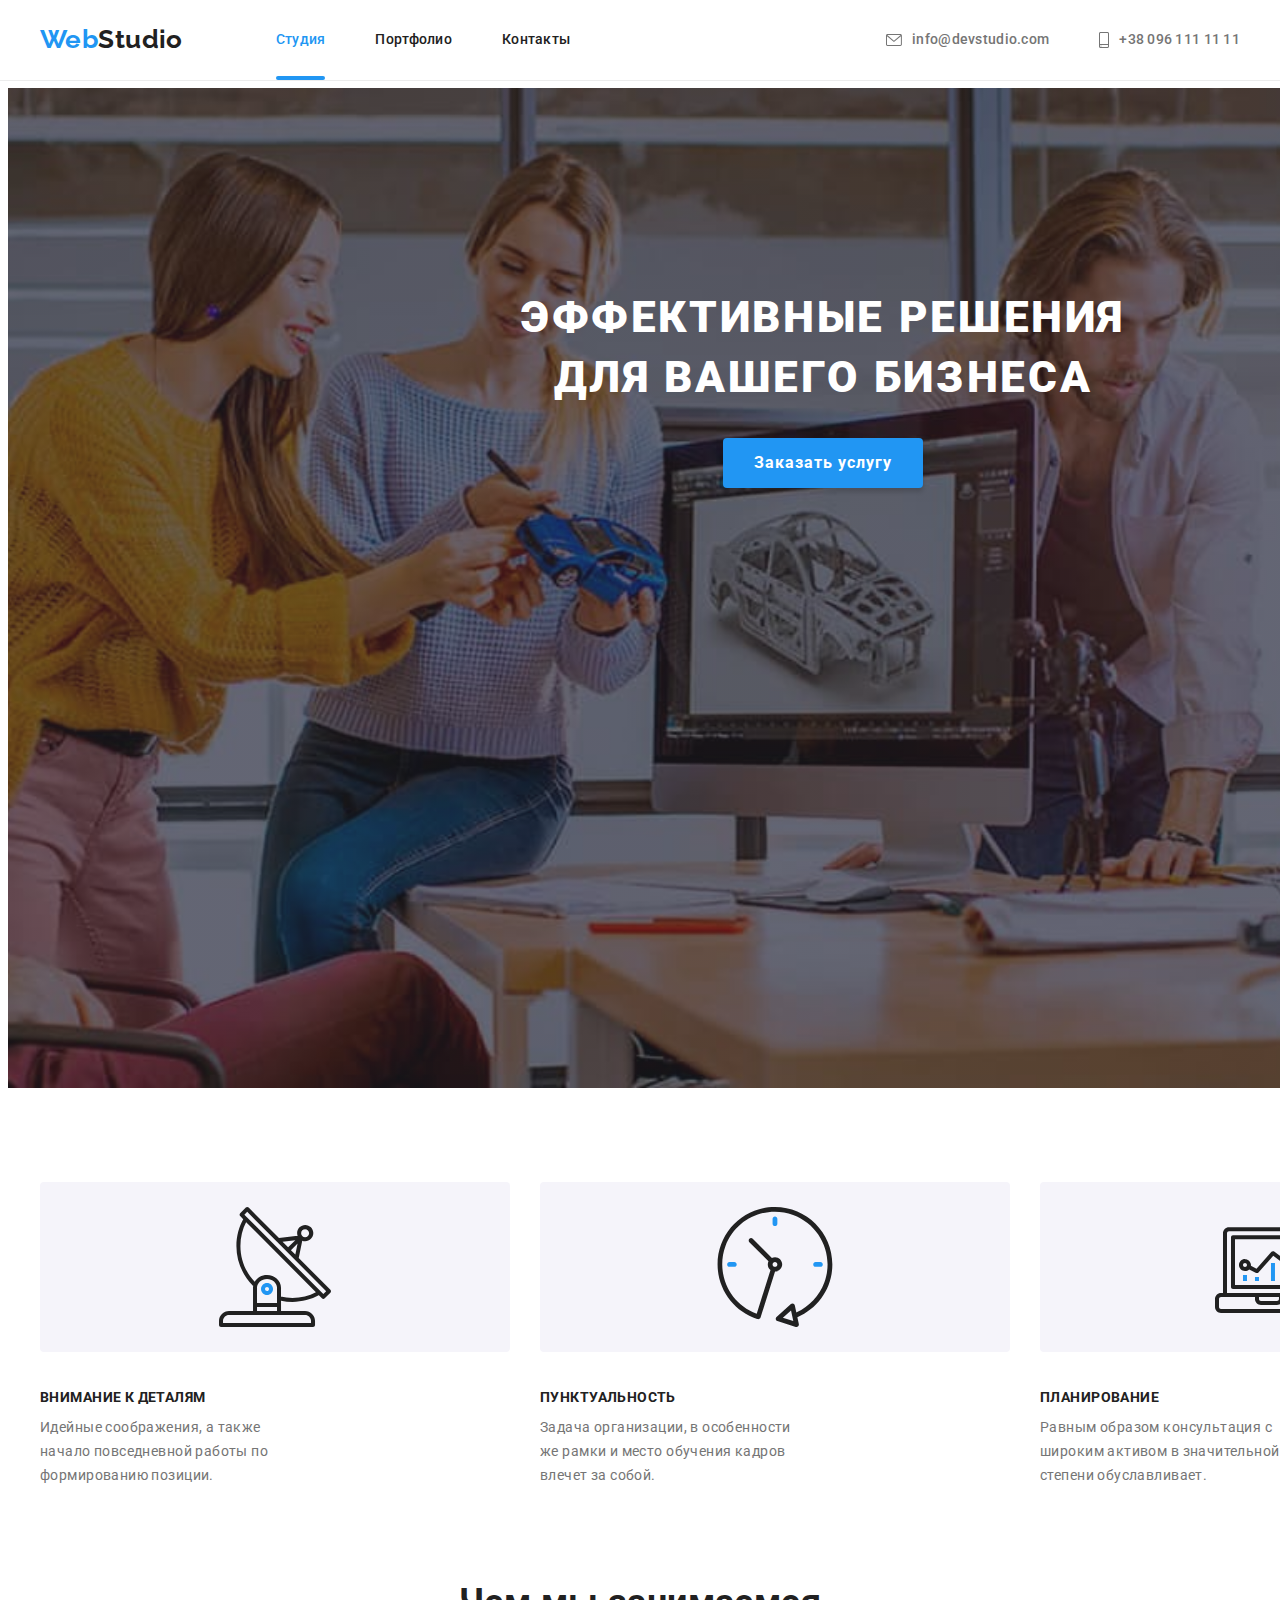
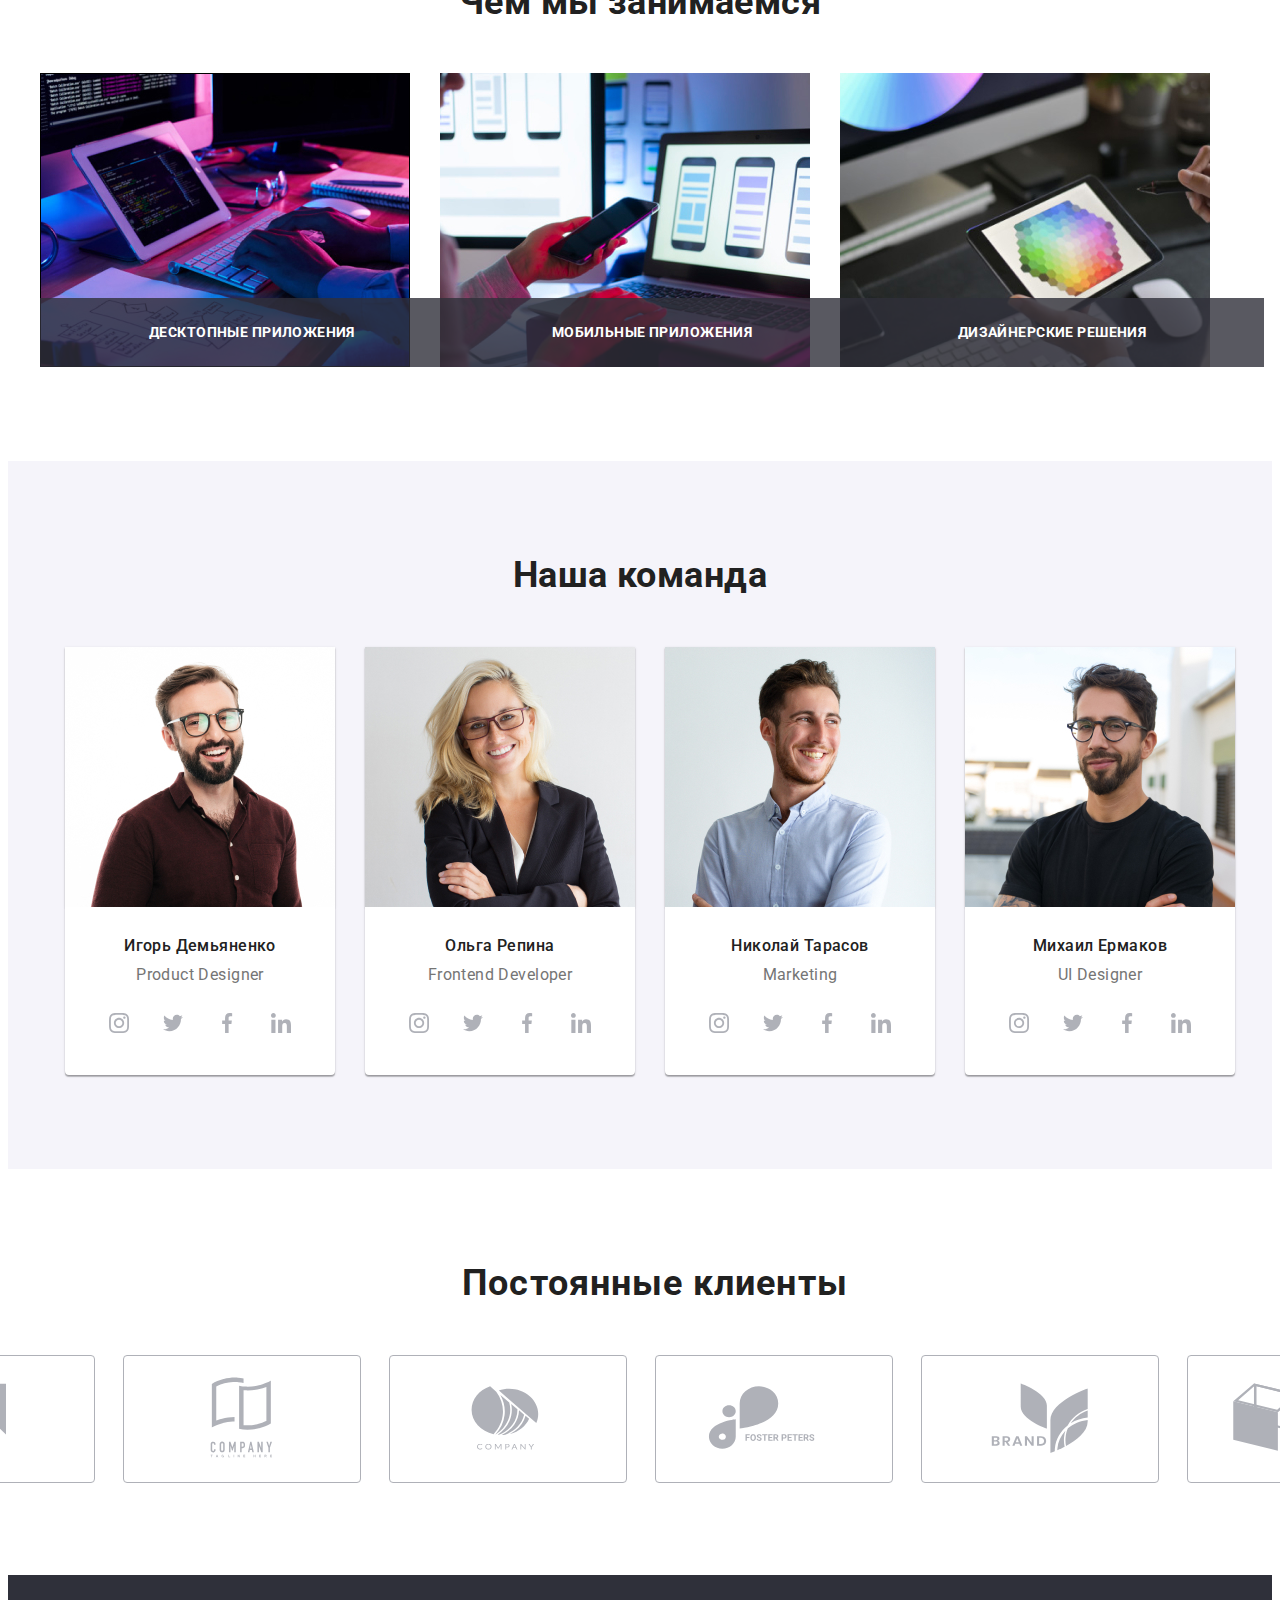
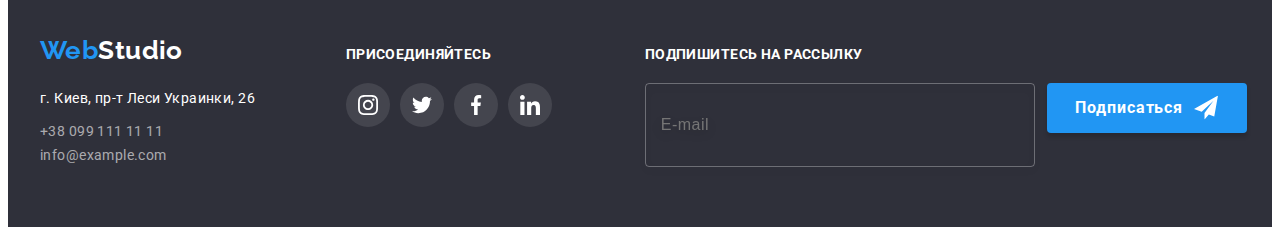
<file: index.html>
<!DOCTYPE html>
<html lang="en">
  <head>
    <meta charset="UTF-8" />
    <meta http-equiv="X-UA-Compatible" content="IE=edge" />
    <meta name="viewport" content="width=device-width, initial-scale=1.0" />
    <title>WebStudio</title>
    <link
      rel="stylesheet"
      href="https://cdnjs.cloudflare.com/ajax/libs/modern-normalize/1.1.0/modern-normalize.min.css"
      integrity="sha512-wpPYUAdjBVSE4KJnH1VR1HeZfpl1ub8YT/NKx4PuQ5NmX2tKuGu6U/JRp5y+Y8XG2tV+wKQpNHVUX03MfMFn9Q=="
      crossorigin="anonymous"
      referrerpolicy="no-referrer"
    />
    <link rel="preconnect" href="https://fonts.googleapis.com" />
    <link rel="preconnect" href="https://fonts.gstatic.com" crossorigin />
    <link
      href="https://fonts.googleapis.com/css2?family=Raleway:wght@700&family=Roboto:wght@400;500;700;900&display=swap"
      rel="stylesheet"
    />
    <link rel="stylesheet" href="./css/styles.css" />
  </head>
  <body>
    <header class="header">
      <div class="container">
        <nav class="header-nav">
          <a href="./index.html" class="logo link">Web</a>
          <ul class="site-nav list">
            <li class="site-nav-item">
              <a href="./index.html" class="link current">Студия</a>
            </li>
            <li class="site-nav-item">
              <a href="./portfolio.html" class="link">Портфолио</a>
            </li>
            <li class="site-nav-item">
              <a href="" class="link">Контакты</a>
            </li>
          </ul>
          <div class="auth-nav">
            <a href="mailto:info@devstudio.com" class="link auth-nav-link">
              <svg class="svg-mail">
                <use href="./images/icons.svg#icon-envelope"></use></svg
              >info@devstudio.com</a
            >
            <a href="tel:+380961111111" class="link auth-nav-link">
              <svg class="svg-tel">
                <use href="./images/icons.svg#icon-smartphone"></use></svg
              >+38 096 111 11 11</a
            >
          </div>
        </nav>
      </div>
    </header>
    <main>
      <section class="hero container">
        <div class="hero-box">
          <h1 class="hero-title">Эффективные решения для вашего бизнеса</h1>
          <button type="button" class="btn" data-modal-open>
            Заказать услугу
          </button>
        </div>
      </section>
      <section class="section-speciality">
        <div class="container">
          <h2 class="section-title visually-hidden">Особенности</h2>
          <ul class="list speciality">
            <li class="speciality-items">
              <svg>
                <use href="./images/icons.svg#icon-antenna"></use>
              </svg>
              <h3 class="section-title-description">Внимание к деталям</h3>
              <p class="description">
                Идейные соображения, а также начало повседневной работы по
                формированию позиции.
              </p>
            </li>
            <li class="speciality-items">
              <svg>
                <use href="./images/icons.svg#icon-clock"></use>
              </svg>
              <h3 class="section-title-description">Пунктуальность</h3>
              <p class="description">
                Задача организации, в особенности же рамки и место обучения
                кадров влечет за собой.
              </p>
            </li>
            <li class="speciality-items">
              <svg>
                <use href="./images/icons.svg#icon-diagram"></use>
              </svg>
              <h3 class="section-title-description">Планирование</h3>
              <p class="description">
                Равным образом консультация с широким активом в значительной
                степени обуславливает.
              </p>
            </li>
            <li class="speciality-items">
              <svg>
                <use href="./images/icons.svg#icon-astronaut"></use>
              </svg>
              <h3 class="section-title-description">Современные технологии</h3>
              <p class="description">
                Значимость этих проблем настолько очевидна, что реализация
                плановых заданий.
              </p>
            </li>
          </ul>
        </div>
      </section>
      <section class="section-about">
        <div class="container">
          <h2 class="section-title about">Чем мы занимаемся</h2>
          <ul class="list about-list">
            <li class="about-item">
              <img
                src="./images/box_1.jpg"
                alt="Десктопные приложения"
                width="370"
              />
              <span class="about-item-description">Десктопные приложения</span>
            </li>
            <li class="about-item">
              <img
                src="./images/box_2.jpg"
                alt="Мобильные приложения"
                width="370"
              />
              <span class="about-item-description">Мобильные приложения</span>
            </li>
            <li class="about-item">
              <img
                src="./images/box_3.jpg"
                alt="Дизайнерские решения"
                width="370"
              />
              <span class="about-item-description">Дизайнерские решения</span>
            </li>
          </ul>
        </div>
      </section>
      <section class="section our-team">
        <div class="container">
          <h2 class="section-title titel-team">Наша команда</h2>
          <ul class="list soc-team-list">
            <li class="card-team">
              <img src="./images/team_card_1.jpg" alt="Фото_1" width="270" />
              <div class="text-box">
                <h3 class="section-team">Игорь Демьяненко</h3>
                <p class="position">Product Designer</p>
                <ul class="list soc-team-list">
                  <li class="soc-team-item">
                    <a href="" class="link soc-link"
                      ><svg class="soc-team-svg">
                        <use href="./images/icons.svg#icon-instagram"></use>
                      </svg>
                    </a>
                  </li>
                  <li class="soc-team-item">
                    <a href="" class="link soc-link"
                      ><svg class="soc-team-svg">
                        <use href="./images/icons.svg#icon-twitter"></use>
                      </svg>
                    </a>
                  </li>
                  <li class="soc-team-item">
                    <a href="" class="link soc-link"
                      ><svg class="soc-team-svg">
                        <use href="./images/icons.svg#icon-facebook"></use>
                      </svg>
                    </a>
                  </li>
                  <li class="soc-team-item">
                    <a href="" class="link soc-link"
                      ><svg class="soc-team-svg">
                        <use href="./images/icons.svg#icon-linkedin"></use>
                      </svg>
                    </a>
                  </li>
                </ul>
              </div>
            </li>
            <li class="card-team">
              <img src="./images/team_card_2.jpg" alt="Фото_2" width="270" />
              <div class="text-box">
                <h3 class="section-team">Ольга Репина</h3>
                <p class="position">Frontend Developer</p>
                <ul class="list soc-team-list">
                  <li class="soc-team-item">
                    <a href="" class="link soc-link"
                      ><svg class="soc-team-svg">
                        <use href="./images/icons.svg#icon-instagram"></use>
                      </svg>
                    </a>
                  </li>
                  <li class="soc-team-item">
                    <a href="" class="link soc-link"
                      ><svg class="soc-team-svg">
                        <use href="./images/icons.svg#icon-twitter"></use>
                      </svg>
                    </a>
                  </li>
                  <li class="soc-team-item">
                    <a href="" class="link soc-link"
                      ><svg class="soc-team-svg">
                        <use href="./images/icons.svg#icon-facebook"></use>
                      </svg>
                    </a>
                  </li>
                  <li class="soc-team-item">
                    <a href="" class="link soc-link"
                      ><svg class="soc-team-svg">
                        <use href="./images/icons.svg#icon-linkedin"></use>
                      </svg>
                    </a>
                  </li>
                </ul>
              </div>
            </li>
            <li class="card-team">
              <img src="./images/team_card_3.jpg" alt="Фото_3" width="270" />
              <div class="text-box">
                <h3 class="section-team">Николай Тарасов</h3>
                <p class="position">Marketing</p>
                <ul class="list soc-team-list">
                  <li class="soc-team-item">
                    <a href="" class="link soc-link"
                      ><svg class="soc-team-svg">
                        <use href="./images/icons.svg#icon-instagram"></use>
                      </svg>
                    </a>
                  </li>
                  <li class="soc-team-item">
                    <a href="" class="link soc-link"
                      ><svg class="soc-team-svg">
                        <use href="./images/icons.svg#icon-twitter"></use>
                      </svg>
                    </a>
                  </li>
                  <li class="soc-team-item">
                    <a href="" class="link soc-link"
                      ><svg class="soc-team-svg">
                        <use href="./images/icons.svg#icon-facebook"></use>
                      </svg>
                    </a>
                  </li>
                  <li class="soc-team-item">
                    <a href="" class="link soc-link"
                      ><svg class="soc-team-svg">
                        <use href="./images/icons.svg#icon-linkedin"></use>
                      </svg>
                    </a>
                  </li>
                </ul>
              </div>
            </li>
            <li class="card-team">
              <img src="./images/team_card_4.jpg" alt="Фото_4" width="270" />
              <div class="text-box">
                <h3 class="section-team">Михаил Ермаков</h3>
                <p class="position">UI Designer</p>
                <ul class="list soc-team-list">
                  <li class="soc-team-item">
                    <a href="" class="link soc-link"
                      ><svg class="soc-team-svg">
                        <use href="./images/icons.svg#icon-instagram"></use>
                      </svg>
                    </a>
                  </li>
                  <li class="soc-team-item">
                    <a href="" class="link soc-link"
                      ><svg class="soc-team-svg">
                        <use href="./images/icons.svg#icon-twitter"></use>
                      </svg>
                    </a>
                  </li>
                  <li class="soc-team-item">
                    <a href="" class="link soc-link"
                      ><svg class="soc-team-svg">
                        <use href="./images/icons.svg#icon-facebook"></use>
                      </svg>
                    </a>
                  </li>
                  <li class="soc-team-item">
                    <a href="" class="link soc-link"
                      ><svg class="soc-team-svg">
                        <use href="./images/icons.svg#icon-linkedin"></use>
                      </svg>
                    </a>
                  </li>
                </ul>
              </div>
            </li>
          </ul>
        </div>
      </section>
      <section class="regular-client">
        <div class="container">
          <h2 class="regular-client-titel">Постоянные клиенты</h2>
          <ul class="regular-client-list list">
            <li class="regular-client-item">
              <a href="" class="link client-link">
                <svg class="svg-clients">
                  <use href="./images/icons.svg#icon-client1"></use>
                </svg>
              </a>
            </li>
            <li class="regular-client-item">
              <a href="" class="link client-link">
                <svg class="svg-clients">
                  <use href="./images/icons.svg#icon-client2"></use>
                </svg>
              </a>
            </li>
            <li class="regular-client-item">
              <a href="" class="link client-link">
                <svg class="svg-clients">
                  <use href="./images/icons.svg#icon-client3"></use>
                </svg>
              </a>
            </li>
            <li class="regular-client-item">
              <a href="" class="link client-link">
                <svg class="svg-clients">
                  <use href="./images/icons.svg#icon-client4"></use>
                </svg>
              </a>
            </li>
            <li class="regular-client-item">
              <a href="" class="link client-link">
                <svg class="svg-clients">
                  <use href="./images/icons.svg#icon-client5"></use>
                </svg>
              </a>
            </li>
            <li class="regular-client-item">
              <a href="" class="link client-link">
                <svg class="svg-clients">
                  <use href="./images/icons.svg#icon-client6"></use>
                </svg>
              </a>
            </li>
          </ul>
        </div>
      </section>
    </main>
    <footer class="footer">
      <div class="container">
        <div class="footer-box">
          <a href="./index.html" class="logo link">Web</a>
          <address class="address">
            <p class="map">г. Киев, пр-т Леси Украинки, 26</p>
            <a href="tel:+380991111111" class="link">+38 099 111 11 11</a>
            <a href="mailto:info@example.com" class="link">info@example.com</a>
          </address>
        </div>
        <div class="join-box">
          <h2 class="join-titel">присоединяйтесь</h2>
          <ul class="join-list list">
            <li class="join-item">
              <a href="" class="link join-link"
                ><svg class="footer-soc">
                  <use href="./images/icons.svg#icon-instagram"></use>
                </svg>
              </a>
            </li>
            <li class="join-item">
              <a href="" class="link join-link"
                ><svg class="footer-soc">
                  <use href="./images/icons.svg#icon-twitter"></use>
                </svg>
              </a>
            </li>
            <li class="join-item">
              <a href="" class="link join-link"
                ><svg class="footer-soc">
                  <use href="./images/icons.svg#icon-facebook"></use>
                </svg>
              </a>
            </li>
            <li class="join-item">
              <a href="" class="link join-link"
                ><svg class="footer-soc">
                  <use href="./images/icons.svg#icon-linkedin"></use>
                </svg>
              </a>
            </li>
          </ul>
        </div>
        <form class="footer-form">
          <div class="footer-subscribe">
            <label for="footeremail" class="footer-label">
              Подпишитесь на рассылку
            </label>
            <input
              type="email"
              name="email"
              id="footeremail"
              class="footer-email"
              placeholder="E-mail"
            />
          </div>
          <div class="btn-subscribe">
            <button type="submit" class="btn btn-footer">Подписаться</button>
            <svg class="submit-svg">
              <use
                href="./images/icons.svg#icon-icon-send"
                width="24"
                height="24"
              ></use>
            </svg>
          </div>
        </form>
      </div>
    </footer>
    <div class="bacdrop is-hidden" data-modal>
      <div class="modal">
        <button type="button" class="modal-close-btn" data-modal-close>
          <svg width="11" height="11">
            <use href="./images/icons.svg#icon-close"></use>
          </svg>
        </button>

        <form>
          <p class="modal-titel">Оставьте свои данные, мы вам перезвоним</p>
          <label class="modal-label">
            Имя
            <span class="input-wrap">
              <input
                type="text"
                name="user-name"
                class="modal-input"
                required
              />
              <svg class="modal-icon" width="18" height="18">
                <use href="./images/icons.svg#icon-person-black"></use>
              </svg>
            </span>
          </label>
          <label class="modal-label">
            Телефон
            <span class="input-wrap">
              <input type="tel" name="user-tel" class="modal-input" required />
              <svg class="modal-icon" width="18" height="18">
                <use href="./images/icons.svg#icon-phone-black"></use>
              </svg>
            </span>
          </label>
          <label class="modal-label">
            Почта
            <span class="input-wrap">
              <input
                type="email"
                name="user-email"
                class="modal-input"
                required
              />
              <svg class="modal-icon" width="18" height="18">
                <use href="./images/icons.svg#icon-email-black"></use>
              </svg>
            </span>
          </label>
          <label class="modal-label">
            Комментарий
            <textarea
              name="coments"
              class="modal-text-area"
              placeholder="Введите текст"
            ></textarea>
          </label>
          <input
            type="checkbox"
            name="privacy"
            id="privacy"
            class="input-check visually-hidden"
          />
          <label for="privacy" class="check-text">
            <span>
              <svg class="check-svg" width="11" height="8">
                <use href="./images/icons.svg#icon-check"></use>
              </svg>
            </span>
            Соглашаюсь с рассылкой и принимаю&nbsp;
            <a href="">Условия договора</a>
          </label>
          <button type="submit" class="btn">Отправить</button>
        </form>
      </div>
    </div>
    <script src="./js/modal.js"></script>
  </body>
</html>
</file>
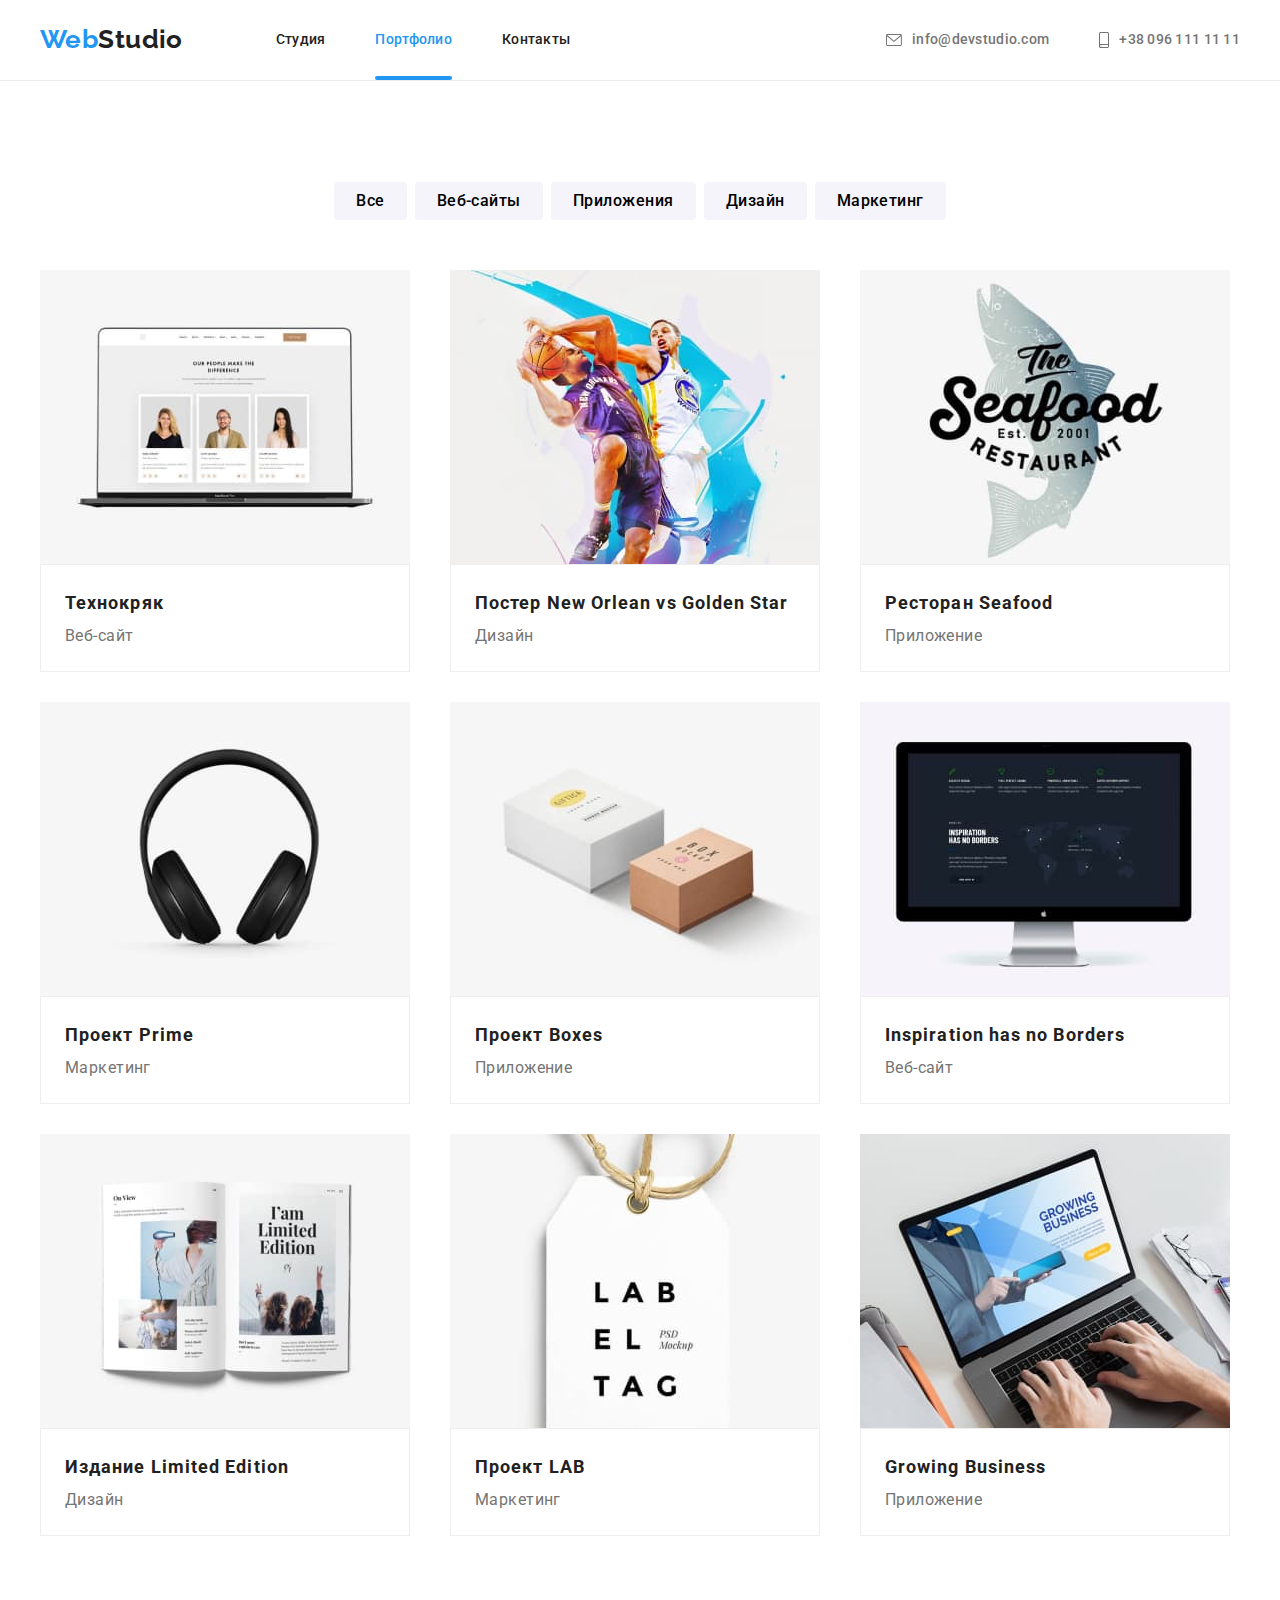
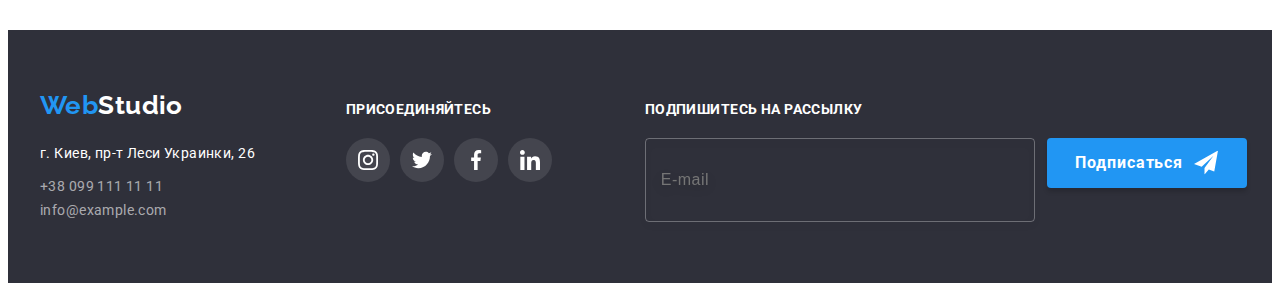
<file: portfolio.html>
<!DOCTYPE html>
<html lang="en">
  <head>
    <meta charset="UTF-8" />
    <meta http-equiv="X-UA-Compatible" content="IE=edge" />
    <meta name="viewport" content="width=device-width, initial-scale=1.0" />
    <title>Portfolio</title>
    <link
      rel="stylesheet"
      href="https://cdnjs.cloudflare.com/ajax/libs/modern-normalize/1.1.0/modern-normalize.min.css"
      integrity="sha512-wpPYUAdjBVSE4KJnH1VR1HeZfpl1ub8YT/NKx4PuQ5NmX2tKuGu6U/JRp5y+Y8XG2tV+wKQpNHVUX03MfMFn9Q=="
      crossorigin="anonymous"
      referrerpolicy="no-referrer"
    />
    <link rel="preconnect" href="https://fonts.googleapis.com" />
    <link rel="preconnect" href="https://fonts.gstatic.com" crossorigin />
    <link
      href="https://fonts.googleapis.com/css2?family=Raleway:wght@700&family=Roboto:wght@400;500;700;900&display=swap"
      rel="stylesheet"
    />
    <link rel="stylesheet" href="./css/styles.css" />
  </head>
  <body>
    <header class="header">
      <div class="container">
        <nav class="header-nav">
          <a href="./index.html" class="logo link">Web</a>
          <ul class="site-nav list">
            <li class="site-nav-item">
              <a href="./index.html" class="link">Студия</a>
            </li>
            <li class="site-nav-item">
              <a href="./portfolio.html" class="link current">Портфолио</a>
            </li>
            <li class="site-nav-item">
              <a href="" class="link">Контакты</a>
            </li>
          </ul>
          <div class="auth-nav">
            <a href="mailto:info@devstudio.com" class="link auth-nav-link">
              <svg class="svg-mail">
                <use href="./images/icons.svg#icon-envelope"></use></svg
              >info@devstudio.com</a
            >
            <a href="tel:+380961111111" class="link auth-nav-link">
              <svg class="svg-tel">
                <use href="./images/icons.svg#icon-smartphone"></use></svg
              >+38 096 111 11 11</a
            >
          </div>
        </nav>
      </div>
    </header>
    <main>
      <section class="section-portfolio">
        <div class="container">
          <h1 class="visually-hidden">Portfolio</h1>
          <ul class="list filter-btn-list">
            <li class="filter-btn-item">
              <button type="button" class="filter-btn">Все</button>
            </li>
            <li class="filter-btn-item">
              <button type="button" class="filter-btn">Веб-сайты</button>
            </li>
            <li class="filter-btn-item">
              <button type="button" class="filter-btn">Приложения</button>
            </li>
            <li class="filter-btn-item">
              <button type="button" class="filter-btn">Дизайн</button>
            </li>
            <li class="filter-btn-item">
              <button type="button" class="filter-btn">Маркетинг</button>
            </li>
          </ul>
          <ul class="list filter-list">
            <li class="filter-item">
              <div class="card-filter">
                <a href="" class="link">
                  <div class="filter-thumb">
                    <img
                      src="./images/project1.jpg"
                      alt="Фото_1"
                      width="370"
                      height="294"
                    />
                    <p class="filtert-description"
                      >Ресурс предлагает комплексные предложения с разным
                      уровнем функционала и сервисов. Все это позволит
                      посетителю получить исчерпывающие сведения о компании или
                      частном лице.</p
                    >
                  </div>

                  <div class="project-filter">
                    <h3 class="section-project">Технокряк</h3>
                    <p class="filter">Веб-сайт</p>
                  </div></a
                >
              </div>
            </li>
            <li class="filter-item">
              <div class="card-filter">
                <a href="" class="link">
                  <div class="filter-thumb">
                    <img
                      src="./images/project2.jpg"
                      alt="Фото_2"
                      width="370"
                      height="294"
                    />
                    <p class="filtert-description"
                      >Ресурс предлагает комплексные предложения с разным
                      уровнем функционала и сервисов. Все это позволит
                      посетителю получить исчерпывающие сведения о компании или
                      частном лице.</p
                    >
                  </div>
                  <div class="project-filter">
                    <h3 class="section-project">
                      Постер New Orlean vs Golden Star
                    </h3>
                    <p class="filter">Дизайн</p>
                  </div>
                </a>
              </div>
            </li>
            <li class="filter-item">
              <div class="card-filter">
                <a href="" class="link">
                  <div class="filter-thumb">
                    <img
                      src="./images/project3.jpg"
                      alt="Фото_3"
                      width="370"
                      height="294"
                    />
                    <p class="filtert-description"
                      >Ресурс предлагает комплексные предложения с разным
                      уровнем функционала и сервисов. Все это позволит
                      посетителю получить исчерпывающие сведения о компании или
                      частном лице.</p
                    >
                  </div>
                  <div class="project-filter">
                    <h3 class="section-project">Ресторан Seafood</h3>
                    <p class="filter">Приложение</p>
                  </div>
                </a>
              </div>
            </li>
            <li class="filter-item">
              <div class="card-filter">
                <a href="" class="link">
                  <div class="filter-thumb">
                    <img
                      src="./images/project4.jpg"
                      alt="Фото_4"
                      width="370"
                      height="294"
                    />
                    <p class="filtert-description"
                      >Ресурс предлагает комплексные предложения с разным
                      уровнем функционала и сервисов. Все это позволит
                      посетителю получить исчерпывающие сведения о компании или
                      частном лице.</p
                    >
                  </div>
                  <div class="project-filter">
                    <h3 class="section-project">Проект Prime</h3>
                    <p class="filter">Маркетинг</p>
                  </div>
                </a>
              </div>
            </li>
            <li class="filter-item">
              <div class="card-filter">
                <a href="" class="link">
                  <div class="filter-thumb">
                    <img
                      src="./images/project5.jpg"
                      alt="Фото_5"
                      width="370"
                      height="294"
                    />
                    <p class="filtert-description"
                      >Ресурс предлагает комплексные предложения с разным
                      уровнем функционала и сервисов. Все это позволит
                      посетителю получить исчерпывающие сведения о компании или
                      частном лице.</p
                    >
                  </div>
                  <div class="project-filter">
                    <h3 class="section-project">Проект Boxes</h3>
                    <p class="filter">Приложение</p>
                  </div>
                </a>
              </div>
            </li>
            <li class="filter-item">
              <div class="card-filter">
                <a href="" class="link">
                  <div class="filter-thumb">
                    <img
                      src="./images/project6.jpg"
                      alt="Фото_6"
                      width="370"
                      height="294"
                    />
                    <p class="filtert-description"
                      >Ресурс предлагает комплексные предложения с разным
                      уровнем функционала и сервисов. Все это позволит
                      посетителю получить исчерпывающие сведения о компании или
                      частном лице.</p
                    >
                  </div>
                  <div class="project-filter">
                    <h3 class="section-project">Inspiration has no Borders</h3>
                    <p class="filter">Веб-сайт</p>
                  </div>
                </a>
              </div>
            </li>
            <li class="filter-item">
              <div class="card-filter">
                <a href="" class="link">
                  <div class="filter-thumb">
                    <img
                      src="./images/project7.jpg"
                      alt="Фото_7"
                      width="370"
                      height="294"
                    />
                    <p class="filtert-description"
                      >Ресурс предлагает комплексные предложения с разным
                      уровнем функционала и сервисов. Все это позволит
                      посетителю получить исчерпывающие сведения о компании или
                      частном лице.</p
                    >
                  </div>
                  <div class="project-filter">
                    <h3 class="section-project">Издание Limited Edition</h3>
                    <p class="filter">Дизайн</p>
                  </div>
                </a>
              </div>
            </li>
            <li class="filter-item">
              <div class="card-filter">
                <a href="" class="link">
                  <div class="filter-thumb">
                    <img
                      src="./images/project8.jpg"
                      alt="Фото_8"
                      width="370"
                      height="294"
                    />
                    <p class="filtert-description"
                      >Ресурс предлагает комплексные предложения с разным
                      уровнем функционала и сервисов. Все это позволит
                      посетителю получить исчерпывающие сведения о компании или
                      частном лице.</p
                    >
                  </div>
                  <div class="project-filter">
                    <h3 class="section-project">Проект LAB</h3>
                    <p class="filter">Маркетинг</p>
                  </div>
                </a>
              </div>
            </li>
            <li class="filter-item">
              <div class="card-filter">
                <a href="" class="link">
                  <div class="filter-thumb">
                    <img
                      src="./images/project9.jpg"
                      alt="Фото_9"
                      width="370"
                      height="294"
                    />
                    <p class="filtert-description"
                      >Ресурс предлагает комплексные предложения с разным
                      уровнем функционала и сервисов. Все это позволит
                      посетителю получить исчерпывающие сведения о компании или
                      частном лице.</p
                    >
                  </div>
                  <div class="project-filter">
                    <h3 class="section-project">Growing Business</h3>
                    <p class="filter">Приложение</p>
                  </div>
                </a>
              </div>
            </li>
          </ul>
        </div>
      </section>
    </main>
    <footer class="footer">
      <div class="container">
        <div class="footer-box">
          <a href="./index.html" class="logo link">Web</a>
          <address class="address">
            <p class="map">г. Киев, пр-т Леси Украинки, 26</p>
            <a href="tel:+380991111111" class="link">+38 099 111 11 11</a>
            <a href="mailto:info@example.com" class="link">info@example.com</a>
          </address>
        </div>
        <div class="join-box">
          <h2 class="join-titel">присоединяйтесь</h2>
          <ul class="join-list list">
            <li class="join-item">
              <a href="" class="link join-link"
                ><svg class="footer-soc">
                  <use href="./images/icons.svg#icon-instagram"></use>
                </svg>
              </a>
            </li>
            <li class="join-item">
              <a href="" class="link join-link"
                ><svg class="footer-soc">
                  <use href="./images/icons.svg#icon-twitter"></use>
                </svg>
              </a>
            </li>
            <li class="join-item">
              <a href="" class="link join-link"
                ><svg class="footer-soc">
                  <use href="./images/icons.svg#icon-facebook"></use>
                </svg>
              </a>
            </li>
            <li class="join-item">
              <a href="" class="link join-link"
                ><svg class="footer-soc">
                  <use href="./images/icons.svg#icon-linkedin"></use>
                </svg>
              </a>
            </li>
          </ul>
        </div>
        <form class="footer-form">
          <div class="footer-subscribe">
            <label for="footeremail" class="footer-label">
              Подпишитесь на рассылку
            </label>
            <input
              type="email"
              name="email"
              id="footeremail"
              class="footer-email"
              placeholder="E-mail"
            />
          </div>
          <div class="btn-subscribe">
            <button type="submit" class="btn btn-footer">Подписаться</button>
            <svg class="submit-svg">
              <use
                href="./images/icons.svg#icon-icon-send"
                width="24"
                height="24"
              ></use>
            </svg>
          </div>
        </form>
      </div>
    </footer>
  </body>
</html>
</file>
<file: css/styles.css>
:root {
  --primary-text-color: #757575;
  --secondary-text-color: #ffffff;
  --title-text-color: #212121;
  --accent-color: #2196f3;
}

body {
  background-color: #ffffff;
  color: var(--primary-text-color);

  font-family: 'Roboto', sans-serif;
  letter-spacing: 0.03em;
  font-style: normal;
  font-weight: 400;
  font-size: 14px;
  line-height: 1.71;
  padding-top: 80px;
}

p,
h1,
h2,
h3,
h4,
h5,
h6 {
  margin: 0;
}

ul {
  margin: 0;
  padding-left: 0;
}

img {
  display: block;
}

a {
  color: currentColor;
}

a,
button {
  cursor: pointer;
}

.container {
  width: 1200px;
  margin: 0 auto;
  padding-left: 15px;
  padding-right: 15px;
  /* outline: 1px solid red; */
}

.visually-hidden {
  border: 0;
  clip: rect(0 0 0 0);
  height: auto;
  margin: 0;
  overflow: hidden;
  padding: 0;
  position: absolute;
  width: 1px;
  white-space: nowrap;
}

.link {
  text-decoration: none;
}

.list {
  list-style: none;
}

/*------------------BUTTON------------------*/

.btn {
  background-color: var(--accent-color);
  font-family: 'Roboto';
  font-style: normal;
  font-weight: 700;
  font-size: 16px;
  line-height: 1.88;
  display: block;
  align-items: center;
  text-align: center;
  letter-spacing: 0.06em;
  color: #ffffff;
  min-width: 200px;
  height: 50px;
  padding: 10px auto;
  margin: 0 auto;
  box-shadow: 0px 4px 4px rgba(0, 0, 0, 0.15);
  border: transparent;
  border-radius: 4px;
}

.filter-btn {
  font-family: 'Roboto';
  font-weight: 500;
  font-size: 16px;
  line-height: 1.6;
  text-align: center;
  letter-spacing: 0.03em;
  cursor: pointer;
  border-radius: 4px;
  border-style: none;
  background: #f5f4fa;
  display: block;
  border-radius: 4px;
  padding: 6px 22px;

  transition: background-color 250ms cubic-bezier(0.4, 0, 0.2, 1),
    color 250ms cubic-bezier(0.4, 0, 0.2, 1);
}

.filter-btn:hover,
.filter-btn:focus {
  background-color: var(--accent-color);
  color: var(--secondary-text-color);

  box-shadow: 0px 3px 1px rgba(0, 0, 0, 0.1), 0px 1px 2px rgba(0, 0, 0, 0.08),
    0px 2px 2px rgba(0, 0, 0, 0.12);
  border-radius: 4px;
}

/*------------------HEADER------------------*/

.site-nav li:not(:last-child) {
  margin-right: 50px;
}

.header {
  position: fixed;
  z-index: 1;
  top: 0;
  left: 0;
  width: 100%;
  background-color: #ffffff;
  padding-top: 24px;
  padding-bottom: 25px;
  border-bottom: 1px solid #ececec;
}

.header-nav {
  display: flex;
  align-items: center;
}

.auth-nav {
  display: flex;
  margin-left: auto;
}

.auth-nav .link {
  margin-left: 50px;
}

.site-nav {
  display: flex;
}

.site-nav-item {
  position: relative;
}

.site-nav .link,
.auth-nav .link {
  font-weight: 500;
  font-size: 14px;
  line-height: 1.14;
  font-style: normal;
  letter-spacing: 0.02em;

  transition: color 250ms cubic-bezier(0.4, 0, 0.2, 1);
}

.svg-tel {
  width: 10px;
  height: 16px;
  margin-right: 10px;
  fill: currentColor;
}

.svg-mail {
  width: 16px;
  height: 12px;
  margin-right: 10px;
  fill: currentColor;

  transition: fill 250ms cubic-bezier(0.4, 0, 0.2, 1);
}

.site-nav .link {
  color: var(--title-text-color);
}
.auth-nav .link {
  color: var(--primary-text-color);
}

.site-nav .link.current {
  color: var(--accent-color);
}

.current::before {
  content: '';
  position: absolute;
  bottom: -28px;
  display: block;
  width: 100%;
  height: 4px;
  border-radius: 4px;
  background-color: var(--accent-color);
}
.auth-nav-link {
  display: flex;
  align-items: center;
  justify-content: center;
  color: var(--accent-color);

  transition: color 250ms cubic-bezier(0.4, 0, 0.2, 1);
}

.address .link:hover,
.address .link:focus,
.site-nav .link:hover,
.auth-nav .link:hover,
.site-nav .link:focus,
.auth-nav .link:focus {
  color: var(--accent-color);
}

/*------------------LOGO------------------*/

.logo {
  font-family: 'Raleway';
  font-style: normal;
  font-weight: 700;
  font-size: 26px;
  line-height: 1.2;
  color: var(--accent-color);
  margin-right: 93px;

  transition: color 250ms cubic-bezier(0.4, 0, 0.2, 1);
}

footer .logo:focus,
footer .logo:hover {
  color: var(--secondary-text-color);
}
footer .logo::after {
  content: 'Studio';
  color: var(--secondary-text-color);

  transition: color 250ms cubic-bezier(0.4, 0, 0.2, 1);
}

footer .logo:focus::after,
footer .logo:hover::after {
  color: var(--accent-color);
}

header .logo::after {
  content: 'Studio';
  color: var(--title-text-color);

  transition: color 250ms cubic-bezier(0.4, 0, 0.2, 1);
}
header .logo:focus,
header .logo:hover {
  color: var(--title-text-color);
}

header .logo:focus::after,
header .logo:hover::after {
  color: var(--accent-color);
}

/*------------------HERO------------------*/

.hero {
  padding-top: 200px;
  padding-bottom: 200px;
  background-color: #2f303a;
  text-align: center;
  background-image: linear-gradient(
      rgba(47, 48, 58, 0.4),
      rgba(47, 48, 58, 0.4)
    ),
    url(../images/background-img.jpg);
  height: 600px;
  width: 1600px;
  background-repeat: no-repeat;
  background-position: center;
  background-size: cover;
}

.hero-title {
  font-weight: 900;
  font-size: 44px;
  line-height: 1.36;
  letter-spacing: 0.06em;
  text-transform: uppercase;
  color: var(--secondary-text-color);
  max-width: 696px;
  margin: 0 auto 30px;
}

/*------------------SPECIALITY------------------*/

.section-title {
  font-weight: 700;
  font-size: 36px;
  line-height: 1.16;
  text-align: center;

  color: var(--title-text-color);
}

.section-speciality {
  padding-top: 94px;
  padding-bottom: 94px;
}

.section-title-description {
  font-weight: 700;
  font-size: 14px;
  line-height: 1.14;
  text-transform: uppercase;
  color: var(--title-text-color);
  max-width: 270px;
  margin-bottom: 10px;
}

.description {
  font-weight: 400;
  font-size: 14px;
  line-height: 1.71;
  max-width: 270px;
}

.speciality {
  display: flex;
  margin-right: -30px;
}

.speciality-items {
  width: calc(100% / 4- 30px);
  margin-right: 30px;
}

.speciality-items svg {
  width: 270px;
  height: 120px;
  padding: 25px 100px;
  margin-bottom: 30px;
  background-color: #f5f4fa;
  border-radius: 4px;
}

/*------------------ABOUT------------------*/

.about {
  margin-bottom: 50px;
}
.section-about {
  padding-bottom: 94px;
}

.about-list {
  display: flex;
  margin-right: -30;
}

.about-item {
  width: calc(100% / 3- 30px);
  margin-right: 30px;
  position: relative;
}

.about-item-description {
  position: absolute;
  bottom: 0;
  display: block;
  width: 100%;
  padding: 27px;
  background-color: rgba(47, 48, 58, 0.8);
  font-weight: 700;
  font-size: 14px;
  line-height: 1.14;
  text-align: center;
  letter-spacing: 0.03em;
  text-transform: uppercase;
  color: #ffffff;
}

/*------------------OUR-TEAM------------------*/

.our-team {
  background-color: #f5f4fa;
  padding-top: 94px;
  padding-bottom: 94px;
}

.team-list {
  display: flex;
  margin-left: -30px;
}

.titel-team {
  margin-bottom: 50px;
}

.card-team {
  display: block;
  max-width: 270px;
  text-align: center;
  border-radius: 0px 0px 4px 4px;
  width: calc(100% / 4 - 30px);
  margin-left: 30px;
}

.card-team img {
  box-shadow: 0px 1px 3px rgba(0, 0, 0, 0.12), 0px 1px 1px rgba(0, 0, 0, 0.14),
    0px 2px 1px rgba(0, 0, 0, 0.2);
}

.text-box {
  padding-top: 30px;
  padding-bottom: 30px;
  width: 270px;
  background: var(--secondary-text-color);
  border-radius: 0px 0px 4px 4px;
  box-shadow: 0px 1px 3px rgba(0, 0, 0, 0.12), 0px 1px 1px rgba(0, 0, 0, 0.14),
    0px 2px 1px rgba(0, 0, 0, 0.2);
}

.section-team {
  font-weight: 500;
  font-size: 16px;
  line-height: 1.18;
  text-align: center;
  color: var(--title-text-color);
  margin-bottom: 10px;
}

.position {
  font-weight: 400;
  font-size: 16px;
  line-height: 1.18;
  text-align: center;
  margin-bottom: 16px;
}

.soc-team-list {
  display: flex;
  align-items: center;
  justify-content: center;
  margin-left: -10px;
}

.soc-team-item {
  width: 44px;
  height: 44px;
  margin-left: 10px;
}

.soc-team-svg {
  display: flex;
  align-items: center;
  justify-content: center;
  height: 20px;
  width: 20px;
}

.soc-team-svg {
  fill: currentColor;
}

.soc-link {
  display: flex;
  align-items: center;
  justify-content: center;
  width: 100%;
  height: 100%;
  border-radius: 50%;
  color: #afb1b8;

  transition: color 250ms cubic-bezier(0.4, 0, 0.2, 1),
    background-color 250ms cubic-bezier(0.4, 0, 0.2, 1);
}

.soc-link:hover,
.soc-link:focus {
  color: var(--secondary-text-color);
  background-color: var(--accent-color);
}

/*------------------REGULAR-CLIENT------------------*/

.regular-client-titel {
  font-weight: 700;
  font-size: 36px;
  line-height: 1.16;
  text-align: center;
  letter-spacing: 0.03em;
  color: var(--title-text-color);

  margin-bottom: 50px;
}

.svg-clients {
  width: 170px;
  height: 92px;
  padding: 16px 32px;
}

.client-link {
  display: flex;
  align-items: center;
  justify-content: center;
  width: 100%;
  height: 100%;
  color: #afb1b8;
  border: 1px solid #afb1b8;
  border-radius: 4px;
  fill: currentColor;

  transition: color 250ms cubic-bezier(0.4, 0, 0.2, 1),
    border 250ms cubic-bezier(0.4, 0, 0.2, 1);
}

.regular-client {
  padding-top: 94px;
  padding-bottom: 94px;
  margin-right: -30px;
}

.regular-client-item {
  flex-basis: calc(100% / 6 - 30px);
  margin-right: 30px;
}

.regular-client-list {
  display: flex;
  justify-content: center;
}

.client-link:hover,
.client-link:focus {
  color: var(--accent-color);
  border: 1px solid var(--accent-color);
}

/*------------------PORTFOLIO------------------*/

.filter-btn-list {
  margin-bottom: 50px;
  display: flex;
  justify-content: center;
}

.filter-btn-item:not(:last-child) {
  margin-right: 8px;
}

.filter-item {
  display: flex;
  background: var(--secondary-text-color);
  flex-basis: calc(100% / 3 - 30px);
  margin-left: 30px;
  margin-bottom: 30px;
}

.section-project {
  font-weight: 700;
  font-size: 18px;
  line-height: 2;
  letter-spacing: 0.06em;
  color: var(--title-text-color);
}

.filter {
  font-weight: 400;
  font-size: 16px;
  line-height: 1.88;
}

.project-filter {
  border: 1px solid #eeeeee;
  padding: 20px 24px;
  flex-basis: 322px;
}

.filter-list {
  display: flex;
  flex-wrap: wrap;
  margin-left: -30px;
  margin-bottom: -30px;
}

.section-portfolio {
  padding-top: 94px;
  padding-bottom: 94px;
}

.card-filter a {
  display: block;
}

.card-filter a:focus,
.card-filter a:hover {
  box-shadow: 0px 1px 1px rgba(0, 0, 0, 0.12), 0px 4px 4px rgba(0, 0, 0, 0.06),
    1px 4px 6px rgba(0, 0, 0, 0.16);
}

.filter-thumb {
  position: relative;
  overflow: hidden;
}

.filter-thumb::before {
  content: '';
  position: absolute;
  display: block;
  height: 100%;
  width: 100%;
  top: 0;
  left: 0;
  background: rgba(33, 150, 243, 0.9);

  transition: transform 250ms cubic-bezier(0.4, 0, 0.2, 1);
  transform: translateY(100%);
  opacity: 0;
}

.card-filter a:focus .filter-thumb::before,
.card-filter a:focus .filtert-description,
.card-filter a:hover .filter-thumb::before,
.card-filter a:hover .filtert-description {
  opacity: 1;
  transform: translateY(0);
}

.filtert-description {
  position: absolute;
  top: 0;
  left: 0;

  padding: 63px 24px;
  font-weight: 400;
  font-size: 18px;
  line-height: 1.55;
  letter-spacing: 0.03em;
  color: var(--secondary-text-color);

  opacity: 0;
  transition: transform 250ms cubic-bezier(0.4, 0, 0.2, 1);
  transform: translateY(100%);
}

/*------------------FOOTER------------------*/

.footer {
  background-color: #2f303a;
  padding: 60px 0px;
}

.address {
  font-style: normal;
  font-weight: 400;
  font-size: 14px;
  line-height: 1.71;
  max-width: 231px;
  margin-top: 20px;
}
.address a {
  color: rgba(255, 255, 255, 0.6);
  margin-bottom: 9px;
}

.map {
  font-weight: 400;
  font-style: normal;
  font-size: 14px;
  line-height: 1.71;
  color: var(--secondary-text-color);
  margin-bottom: 9px;
}

.footer .container {
  display: flex;
}

.join-list {
  display: flex;
  justify-content: center;
}

.join-box {
  align-items: center;
  justify-content: center;
  margin-left: 70px;
  margin-top: 12px;
}

.join-item {
  cursor: pointer;
  width: 44px;
  height: 44px;
  margin-left: 10px;
}

.join-item:first-child {
  margin-left: 0;
}

.join-link {
  display: flex;
  align-items: center;
  justify-content: center;
  width: 100%;
  height: 100%;
  border-radius: 50%;
  background-color: rgba(255, 255, 255, 0.1);

  transition: background-color 250ms cubic-bezier(0.4, 0, 0.2, 1);
}

.join-link:hover,
.join-link:focus {
  background-color: var(--accent-color);
}

.footer-soc {
  display: flex;
  fill: var(--secondary-text-color);
  width: 20px;
  height: 20px;
}

.join-titel {
  font-weight: 700;
  font-size: 14px;
  line-height: 1.14;
  letter-spacing: 0.03em;
  text-transform: uppercase;
  color: var(--secondary-text-color);
  margin-bottom: 20px;
}

.footer-label {
  font-weight: 700;
  font-size: 14px;
  line-height: 1.14;
  letter-spacing: 0.03em;
  text-transform: uppercase;
  color: var(--secondary-text-color);
  margin-bottom: 20px;
}

.footer-email {
  width: 358px;
  height: 50px;
  border: 1px solid rgba(255, 255, 255, 0.3);
  filter: drop-shadow(0px 4px 4px rgba(0, 0, 0, 0.15));
  border-radius: 4px;
  background-color: transparent;
}

.footer-email {
  font-weight: 400;
  font-size: 16px;
  line-height: 1.25;
  letter-spacing: 0.03em;
  color: rgba(255, 255, 255, 0.6);
  padding: 16px 15px;
}

.footer-subscribe {
  display: flex;
  flex-direction: column;
  margin-top: 12px;
  margin-left: 93px;
}

.footer-form {
  display: flex;
}

.btn-footer {
  padding: 10px 28px;
  display: flex;
  align-items: center;
}

.submit-svg {
  position: absolute;
  top: 50%;
  right: 28px;
  transform: translateY(-50%);
  width: 25px;
  height: 25px;
}

.btn-subscribe {
  position: relative;
  width: 200px;
  height: 50px;
  margin-top: 48px;
  margin-left: 12px;
}

/*------------------MODAL------------------*/

.bacdrop {
  position: fixed;
  z-index: 1;
  top: 0;
  left: 0;
  width: 100%;
  height: 100%;
  background-color: rgba(0, 0, 0, 0.2);
  transition: opacity 250ms linear, visibility 250ms linear;
}

.modal {
  position: absolute;
  top: 50%;
  left: 50%;
  transform: translate(-50%, -50%) scale(1);

  width: 528px;
  min-height: 581px;
  padding: 40px;
  background: #ffffff;
  box-shadow: 0px 1px 3px rgba(0, 0, 0, 0.12), 0px 1px 1px rgba(0, 0, 0, 0.14),
    0px 2px 1px rgba(0, 0, 0, 0.2);
  border-radius: 4px;
  transition: transform 250ms linear;
}

.modal-close-btn {
  position: absolute;
  top: 8px;
  right: 8px;
  display: flex;
  align-items: center;
  justify-content: center;

  width: 30px;
  height: 30px;
  background: #ffffff;
  border: 1px solid rgba(0, 0, 0, 0.1);
  border-radius: 50%;
  transition: fill 250ms cubic-bezier(0.4, 0, 0.2, 1);
}

.modal-close-btn:hover {
  fill: var(--accent-color);
}

.is-hidden {
  opacity: 0;
  visibility: hidden;
  pointer-events: none;
}

.bacdrop.is-hidden .modal {
  transform: translate(-50%, -50%) scale(0);
}

.modal-titel {
  font-weight: 700;
  font-size: 20px;
  line-height: 1.15;
  text-align: center;
  letter-spacing: 0.03em;

  margin-bottom: 12px;

  color: #212121;
}

.input-wrap {
  position: relative;
  display: block;
}

.modal-label {
  display: block;
  font-weight: 400;
  font-size: 12px;
  line-height: 1.16;
  letter-spacing: 0.01em;
  color: #757575;
}

.modal-input {
  display: block;
  background-color: transparent;

  width: 100%;
  height: 40px;
  border: 1px solid rgba(33, 33, 33, 0.2);
  border-radius: 4px;
  margin-bottom: 10px;
  margin-top: 4px;
  padding: 12px 12px 12px 35px;

  transition: border 250ms cubic-bezier(0.4, 0, 0.2, 1);
  transition: border-radius 250ms cubic-bezier(0.4, 0, 0.2, 1);
}

.modal-icon {
  position: absolute;
  display: block;
  top: 50%;
  left: 15px;
  transform: translateY(-50%);
  fill: #212121;
}

.modal-text-area {
  width: 100%;
  height: 120px;
  resize: none;
  border: 1px solid rgba(33, 33, 33, 0.2);
  border-radius: 4px;
  padding: 12px 16px;

  transition: border 250ms cubic-bezier(0.4, 0, 0.2, 1);
  transition: border-radius 250ms cubic-bezier(0.4, 0, 0.2, 1);
}

.modal-text-area::placeholder {
  font-weight: 400;
  font-size: 12px;
  line-height: 1.16;
  letter-spacing: 0.01em;
  color: rgba(117, 117, 117, 0.5);
}

.modal-input:hover,
.modal-text-area:hover,
.modal-text-area:focus,
.modal-input:focus {
  outline: 1px solid var(--accent-color);
  border: 1px solid var(--accent-color);
  border-radius: 4px;
}

.modal-input:hover + .modal-icon,
.modal-input:focus + .modal-icon {
  fill: var(--accent-color);
}

.check-text {
  display: flex;
  align-items: center;
  justify-content: center;
  font-weight: 400;
  font-size: 14px;
  line-height: 1.71;
  letter-spacing: 0.03em;
  color: #757575;
  margin-top: 20px;
  margin-bottom: 30px;
}

.check-text a {
  color: var(--accent-color);
}

.check-text span {
  width: 16px;
  height: 15px;
  border: 2px solid #212121;
  border-radius: 4px;
  display: flex;
  align-items: center;
  justify-content: center;
  margin-right: 8px;
  transition: background-color 250ms cubic-bezier(0.4, 0, 0.2, 1);
  transition: border 250ms cubic-bezier(0.4, 0, 0.2, 1);
}

.input-check:checked + .check-text span {
  background-color: var(--accent-color);
  border: 2px solid var(--accent-color);
}

.input-check:checked + .check-text .check-svg {
  fill: #ffffff;
}

.check-svg {
  fill: transparent;
  transition: fill 250ms cubic-bezier(0.4, 0, 0.2, 1);
}
</file>
